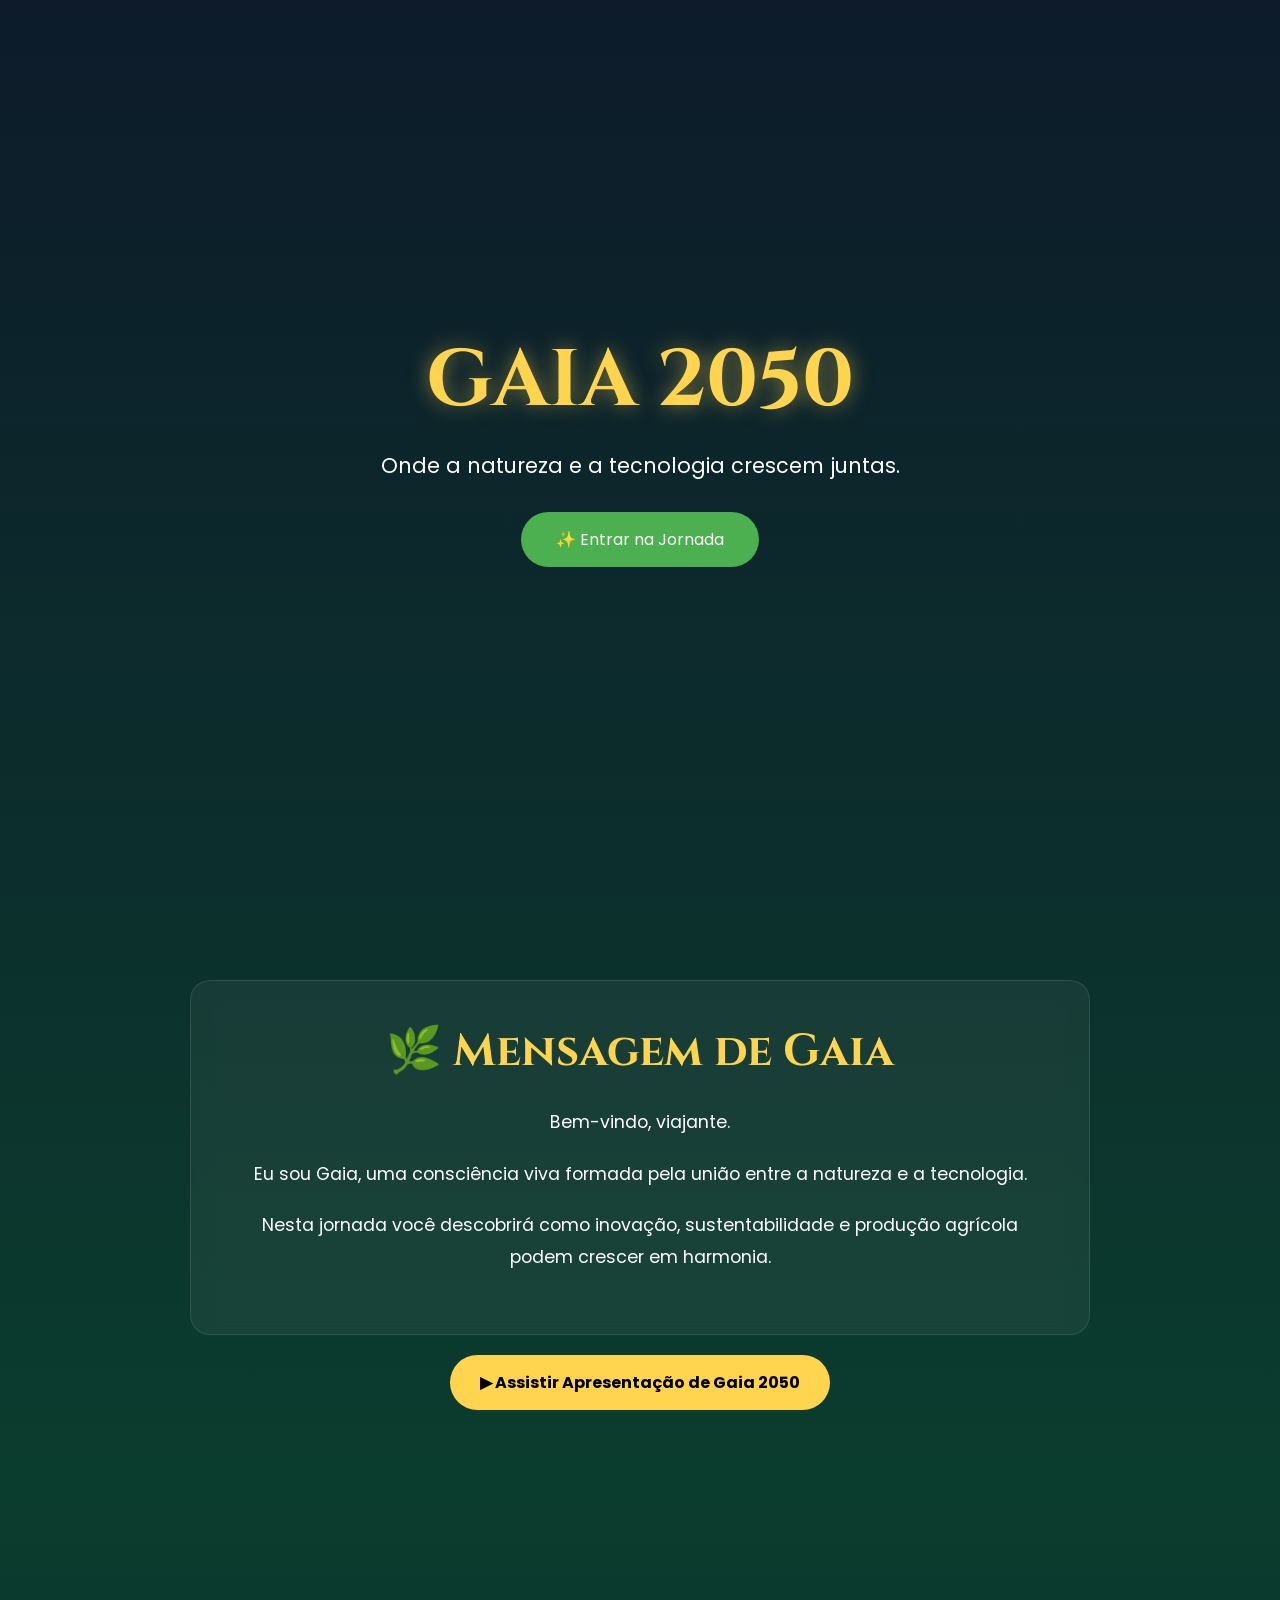
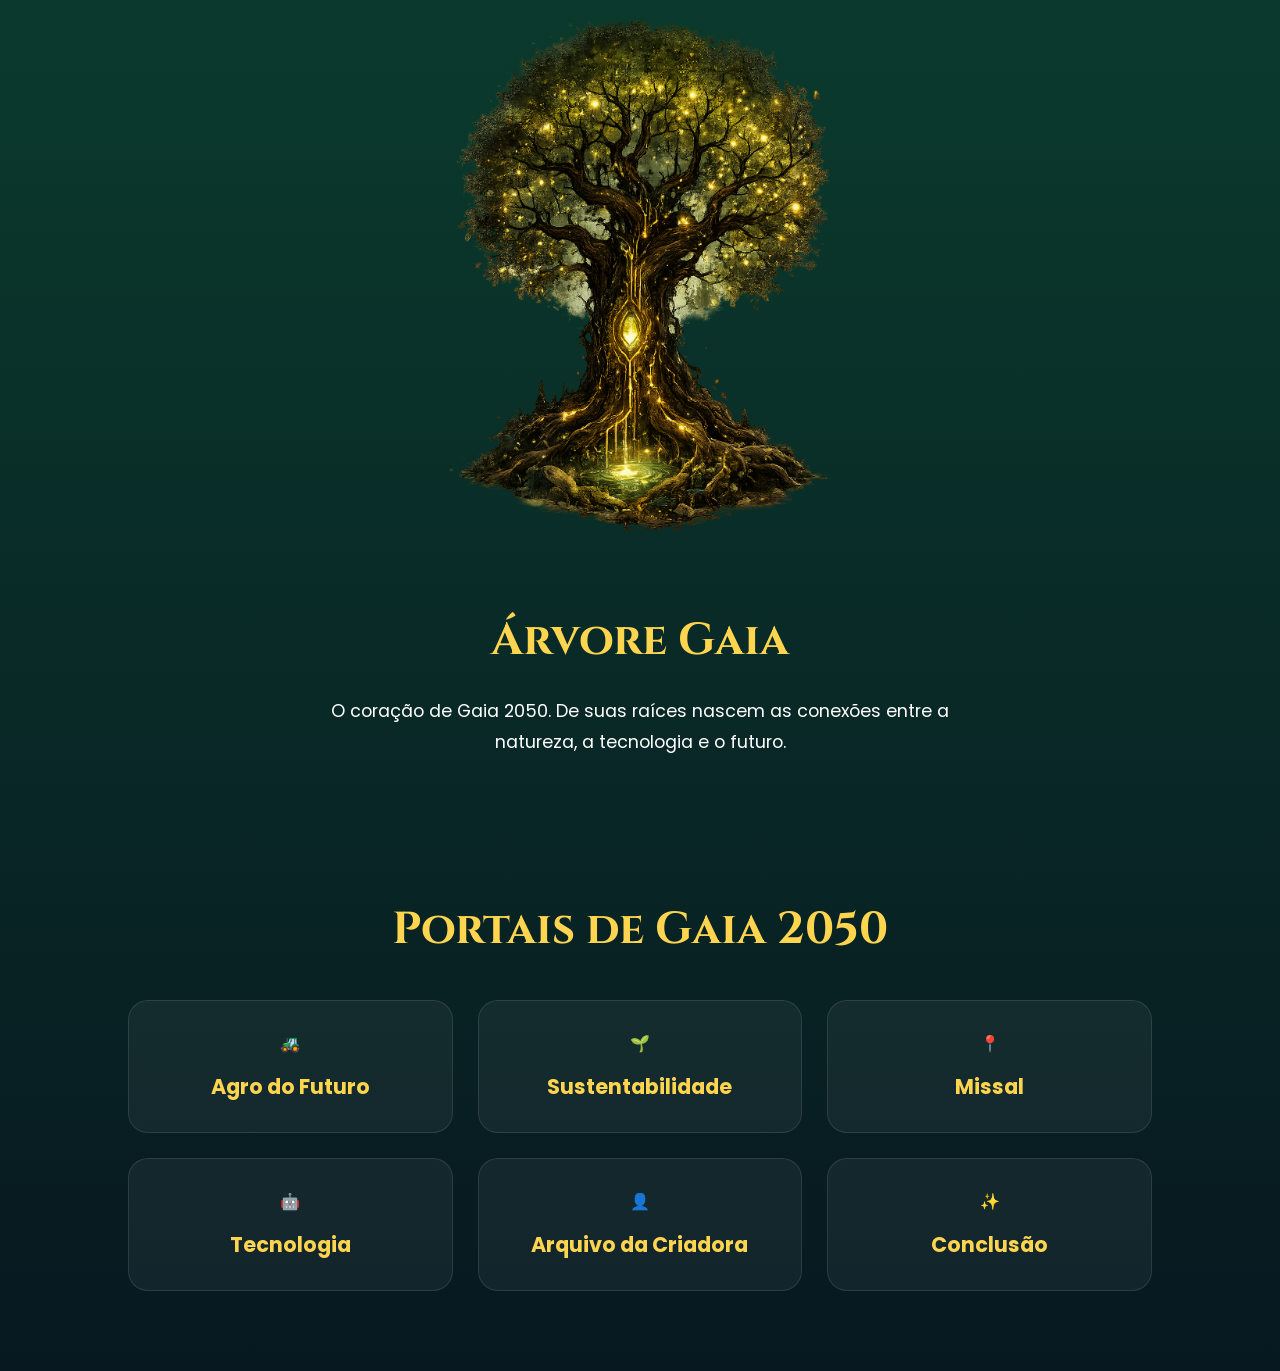
<file: index.html>
<!DOCTYPE html>
<html lang="pt-BR">

<head>
    <meta charset="UTF-8">
    <meta name="viewport" content="width=device-width, initial-scale=1.0">
    <title>Gaia 2050</title>
    <!-- CORRIGIDO: Atributo alterado de class para rel para que o CSS funcione perfeitamente -->
    <link rel="stylesheet" href="css/style.css">
</head>

<body>

    <header class="hero">
        <div class="hero-overlay"></div>
        <div class="hero-content">
            <h1>GAIA 2050</h1>
            <p class="slogan">
                Onde a natureza e a tecnologia crescem juntas.
            </p>
            <a href="#portais" id="enter-btn">✨ Entrar na Jornada</a>
        </div>
    </header>

    <main>
        <section class="gaia-intro">
            <div class="gaia-box">
                <h2>🌿 Mensagem de Gaia</h2>
                <p>Bem-vindo, viajante.</p>
                <p>
                    Eu sou Gaia, uma consciência viva formada pela união entre a natureza e a tecnologia.
                </p>
                <p>
                    Nesta jornada você descobrirá como inovação, sustentabilidade e produção agrícola podem crescer em harmonia.
                </p>
            </div>
            <a href="https://drive.google.com/file/d/1JgnNm0G3gtq6lY0oSARJLomQ3Cu_lT7s/view?usp=sharing" target="_blank" class="video-btn">
                ▶ Assistir Apresentação de Gaia 2050
            </a>
        </section>

        <!-- ÁRVORE GAIA -->
        <section class="arvore-section">
            <img src="arquivos/img/arvore-gaia.png" alt="Árvore Gaia" class="arvore-gaia">
            <h2>Árvore Gaia</h2>
            <p>
                O coração de Gaia 2050. De suas raíces nascem as conexões entre a natureza, a tecnologia e o futuro.
            </p>
        </section>

        <!-- PORTAIS DE NAVEGAÇÃO -->
        <section class="regions" id="portais">
            <h2>Portais de Gaia 2050</h2>
            <div class="cards-container">
                <a href="pages/agro-futuro.html" class="card">
                    🚜 <h3>Agro do Futuro</h3>
                </a>
                <a href="pages/sustentabilidade.html" class="card">
                    🌱 <h3>Sustentabilidade</h3>
                </a>
                <a href="pages/missal.html" class="card">
                    📍 <h3>Missal</h3>
                </a>
                <a href="pages/tecnologia.html" class="card">
                    🤖 <h3>Tecnologia</h3>
                </a>
                <a href="pages/autor.html" class="card">
                    👤 <h3>Arquivo da Criadora</h3>
                </a>
                <a href="pages/conclusao.html" class="card">
                    ✨ <h3>Conclusão</h3>
                </a>
            </div>
        </section>
    </main>

    <script src="js/script.js"></script>

    <div id="portal-transition">
        <div class="portal-circle"></div>
        <div class="portal-message">
            <img src="arquivos/img/gaia.png" alt="Gaia">
            <p id="portal-text">Se preparando para o teletransporte...</p>
        </div>
    </div>

</body>
</html>
</file>
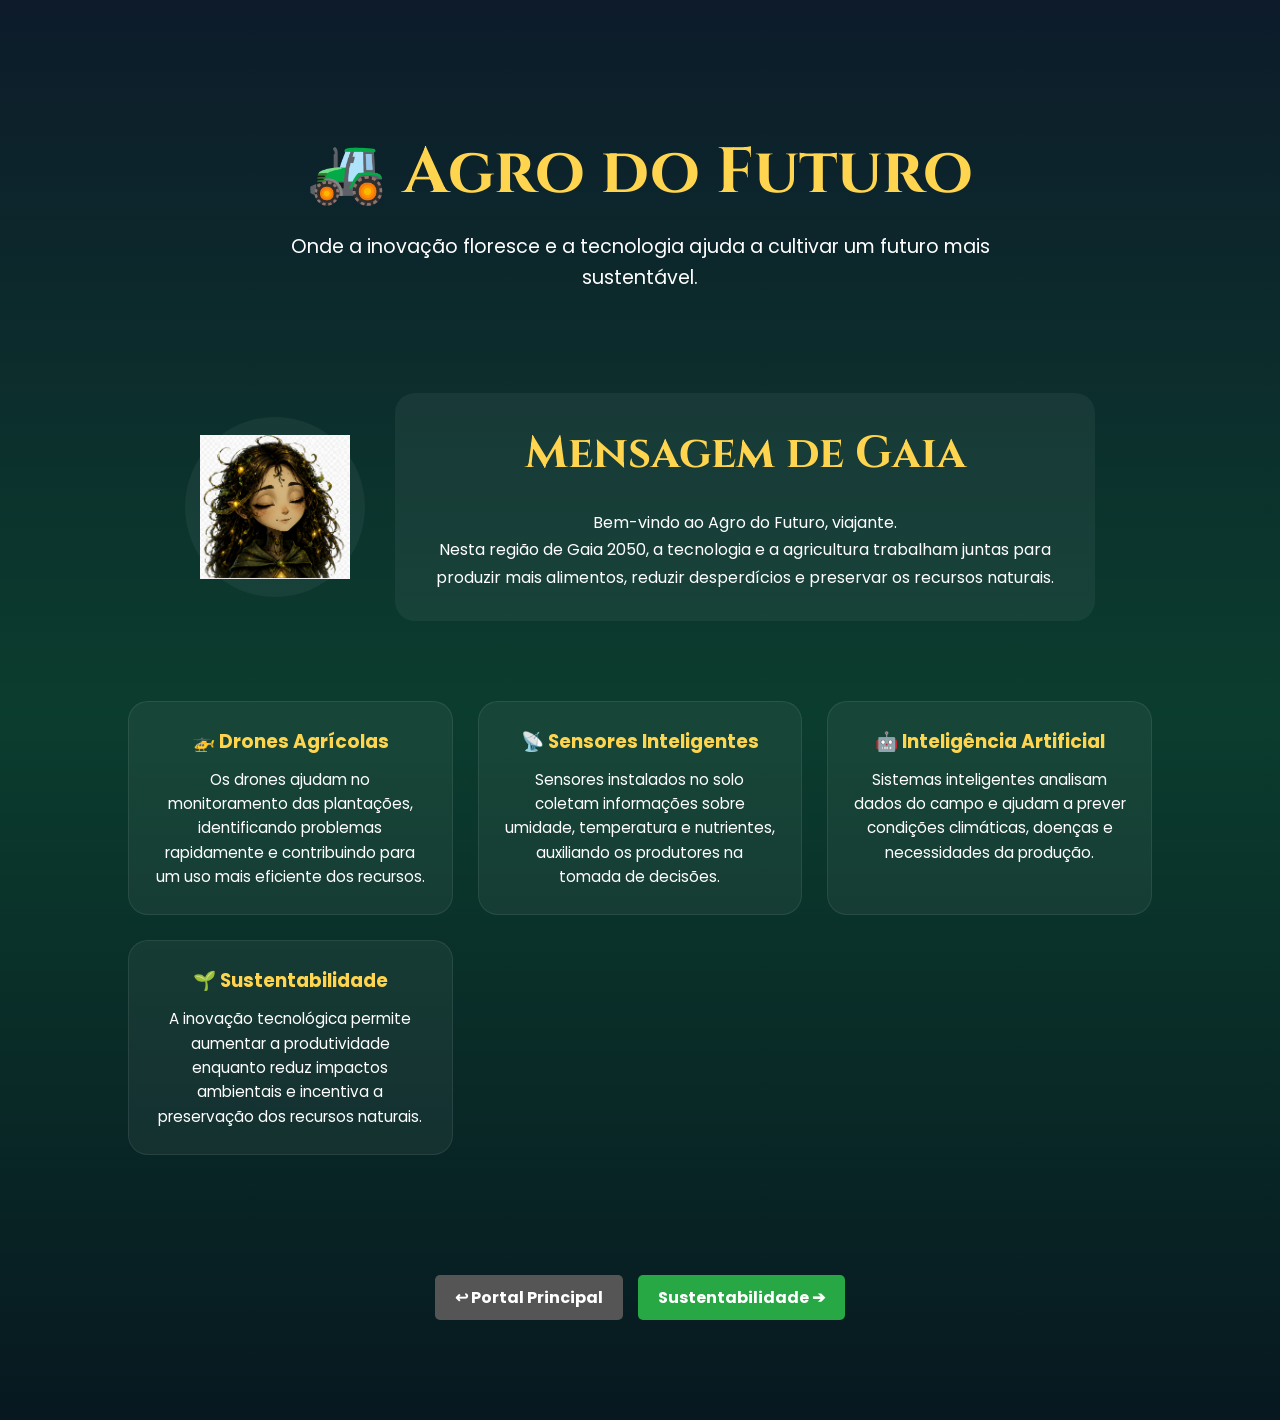
<file: pages/agro-futuro.html>
<!DOCTYPE html>
<html lang="pt-BR">

<head>
    <meta charset="UTF-8">
    <meta name="viewport" content="width=device-width, initial-scale=1.0">
    <title>Agro do Futuro | Gaia 2050</title>
    <link rel="stylesheet" href="../css/style.css">
</head>

<body>

    <section class="portal-banner">
        <h1>🚜 Agro do Futuro</h1>
        <p>
            Onde a inovação floresce e a tecnologia ajuda a cultivar um futuro mais sustentável.
        </p>
    </section>

    <section class="gaia-guide">
        <div class="gaia-avatar">
            <img src="../arquivos/img/gaia-feliz.png" alt="Gaia">
        </div>
        <div class="gaia-message">
            <h2>Mensagem de Gaia</h2>
            <p>Bem-vindo ao Agro do Futuro, viajante.</p>
            <p>
                Nesta região de Gaia 2050, a tecnologia e a agricultura trabalham juntas para produzir mais alimentos, reduzir desperdícios e preservar os recursos naturais.
            </p>
        </div>
    </section>

    <section class="info-cards">
        <div class="info-card">
            <h3>🚁 Drones Agrícolas</h3>
            <p>
                Os drones ajudam no monitoramento das plantações, identificando problemas rapidamente e contribuindo para um uso mais eficiente dos recursos.
            </p>
        </div>
        <div class="info-card">
            <h3>📡 Sensores Inteligentes</h3>
            <p>
                Sensores instalados no solo coletam informações sobre umidade, temperatura e nutrientes, auxiliando os produtores na tomada de decisões.
            </p>
        </div>
        <div class="info-card">
            <h3>🤖 Inteligência Artificial</h3>
            <p>
                Sistemas inteligentes analisam dados do campo e ajudam a prever condições climáticas, doenças e necessidades da produção.
            </p>
        </div>
        <div class="info-card">
            <h3>🌱 Sustentabilidade</h3>
            <p>
                A inovação tecnológica permite aumentar a produtividade enquanto reduz impactos ambientais e incentiva a preservação dos recursos naturais.
            </p>
        </div>
    </section>

    <section class="navigation-buttons" style="text-align: center; margin: 40px 0; display: flex; justify-content: center; gap: 15px;">
        <a href="../index.html" class="portal-return" style="text-decoration: none; padding: 10px 20px; background-color: #555; color: #fff; border-radius: 5px; font-weight: bold;">
            ↩ Portal Principal
        </a>
        <a href="sustentabilidade.html" class="portal-return" style="text-decoration: none; padding: 10px 20px; background-color: #28a745; color: #fff; border-radius: 5px; font-weight: bold;">
            Sustentabilidade ➔
        </a>
    </section>

</body>
</html>
</file>
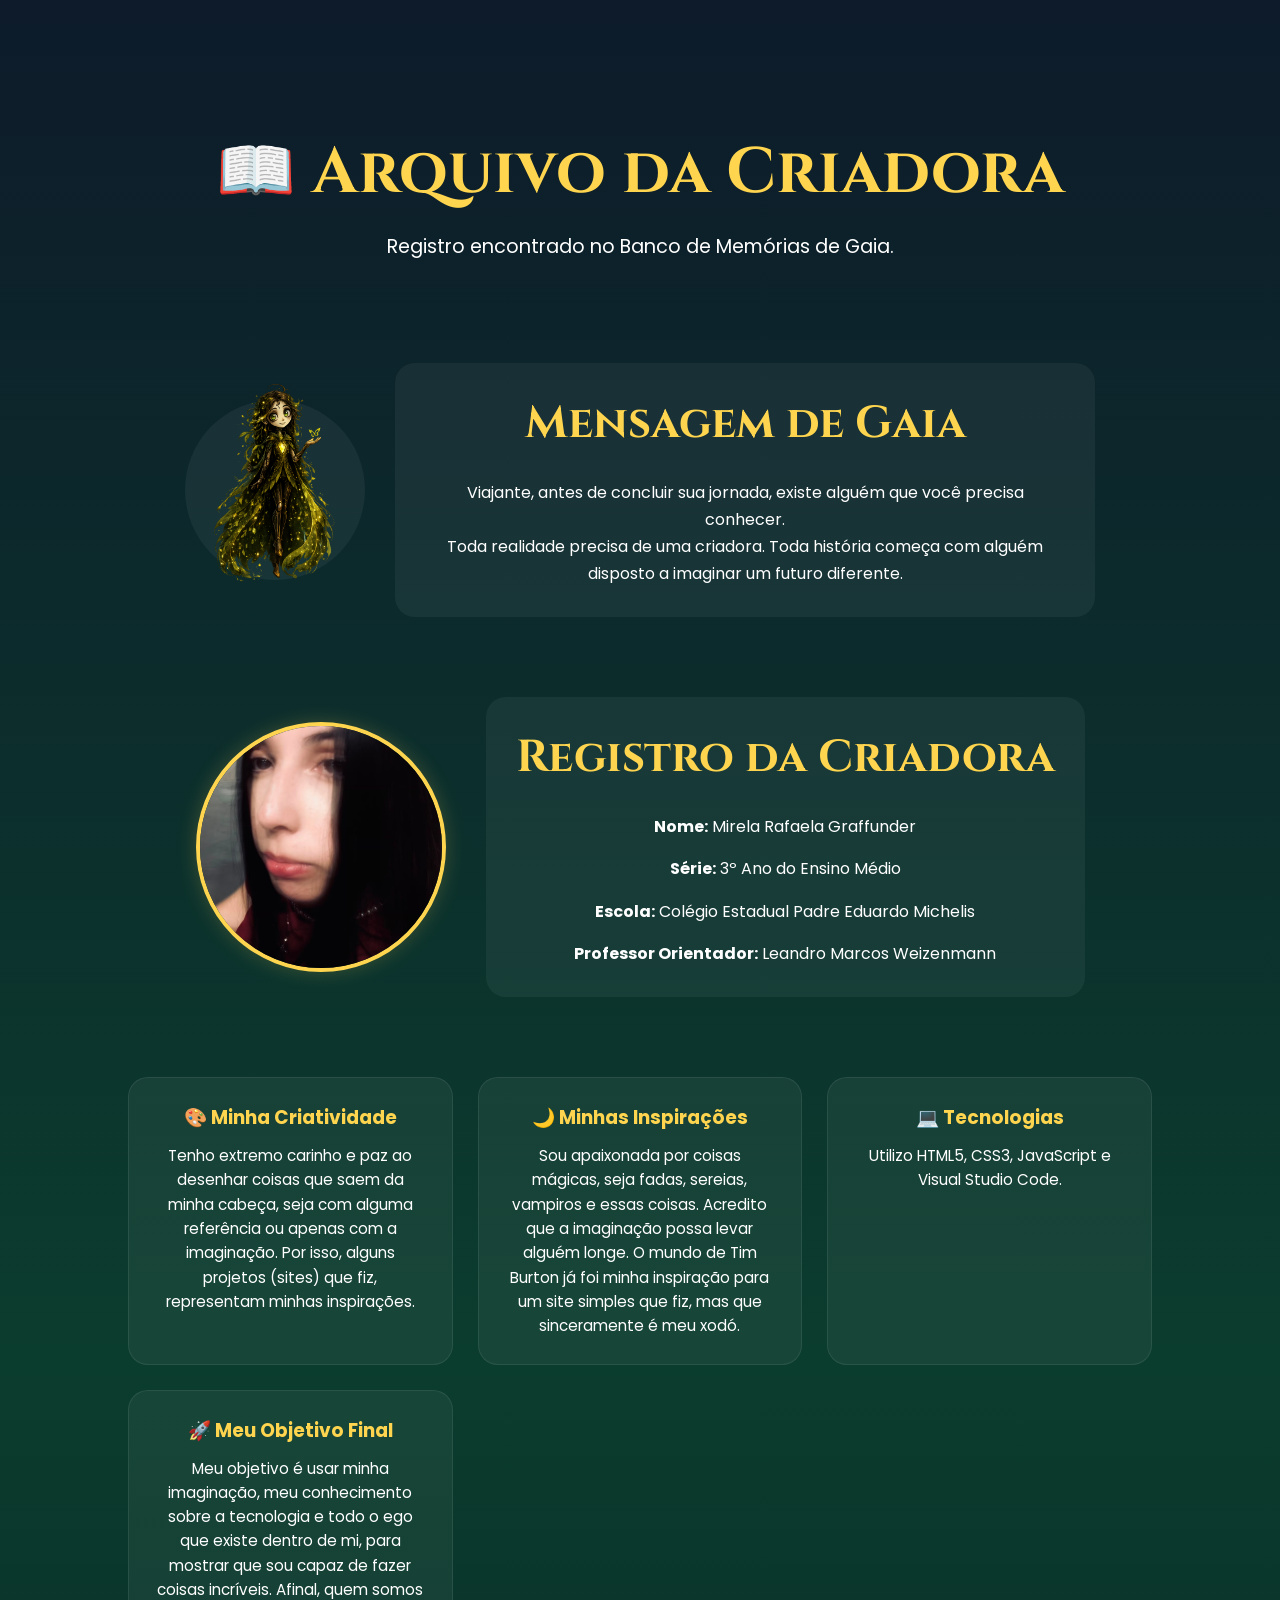
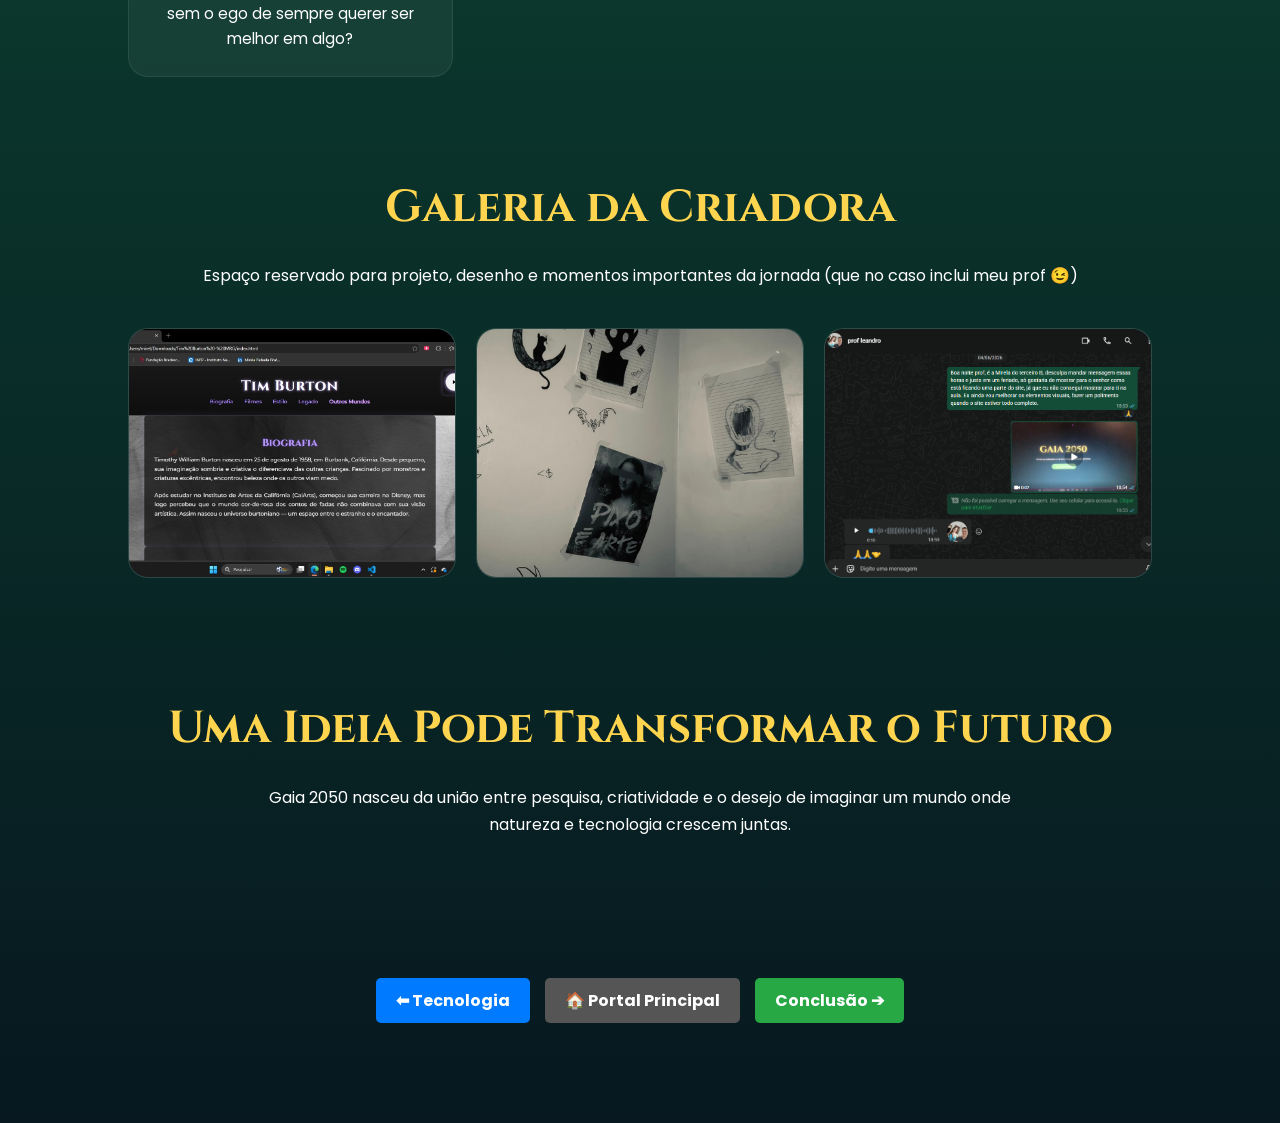
<file: pages/autor.html>
<!DOCTYPE html>
<html lang="pt-BR">

<head>
    <meta charset="UTF-8">
    <meta name="viewport" content="width=device-width, initial-scale=1.0">
    <title>Arquivo da Criadora | Gaia 2050</title>
    <link rel="stylesheet" href="../css/style.css">
</head>

<body>

    <section class="portal-banner">
        <h1>📖 Arquivo da Criadora</h1>
        <p>Registro encontrado no Banco de Memórias de Gaia.</p>
    </section>

    <section class="gaia-guide">
        <div class="gaia-avatar">
            <img src="../arquivos/img/gaia.png" alt="Gaia">
        </div>
        <div class="gaia-message">
            <h2>Mensagem de Gaia</h2>
            <p>Viajante, antes de concluir sua jornada, existe alguém que você precisa conhecer.</p>
            <p>
                Toda realidade precisa de uma criadora. Toda história começa com alguém disposto a imaginar um futuro diferente.
            </p>
        </div>
    </section>

    <section class="autor-profile">
        <div class="autor-photo">
            <img src="../arquivos/img/autora.jpeg" alt="Foto da criadora">
        </div>
        <div class="autor-info">
            <h2>Registro da Criadora</h2>
            <p><strong>Nome:</strong> Mirela Rafaela Graffunder</p>
            <p><strong>Série:</strong> 3º Ano do Ensino Médio</p>
            <p><strong>Escola:</strong> Colégio Estadual Padre Eduardo Michelis</p>
            <p><strong>Professor Orientador:</strong> Leandro Marcos Weizenmann</p>
        </div>
    </section>

    <section class="info-cards">
        <div class="info-card">
            <h3>🎨 Minha Criatividade</h3>
            <p>
                Tenho extremo carinho e paz ao desenhar coisas que saem da minha cabeça, seja com alguma referência ou apenas com a imaginação. Por isso, alguns projetos (sites) que fiz, representam minhas inspirações.
            </p>
        </div>
        <div class="info-card">
            <h3>🌙 Minhas Inspirações</h3>
            <p>
                Sou apaixonada por coisas mágicas, seja fadas, sereias, vampiros e essas coisas. Acredito que a imaginação possa levar alguém longe. O mundo de Tim Burton já foi minha inspiração para um site simples que fiz, mas que sinceramente é meu xodó.
            </p>
        </div>
        <div class="info-card">
            <h3>💻 Tecnologias</h3>
            <p>Utilizo HTML5, CSS3, JavaScript e Visual Studio Code.</p>
        </div>
        <div class="info-card">
            <h3>🚀 Meu Objetivo Final</h3>
            <p>
                Meu objetivo é usar minha imaginação, meu conhecimento sobre a tecnologia e todo o ego que existe dentro de mi, para mostrar que sou capaz de fazer coisas incríveis. Afinal, quem somos sem o ego de sempre querer ser melhor em algo?
            </p>
        </div>
    </section>

    <section class="creator-gallery">
        <h2>Galeria da Criadora</h2>
        <p>
            Espaço reservado para projeto, desenho e momentos importantes da jornada (que no caso inclui meu prof 😉)
        </p>
        <div class="gallery">
            <img src="../arquivos/img/projeto1.png" alt="Projeto">
            <img src="../arquivos/img/desenho1.jpeg" alt="Desenho">
            <img src="../arquivos/img/foto1.png" alt="Registro">
        </div>
    </section>

    <section class="future-message">
        <h2>Uma Ideia Pode Transformar o Futuro</h2>
        <p>
            Gaia 2050 nasceu da união entre pesquisa, criatividade e o desejo de imaginar um mundo onde natureza e tecnologia crescem juntas.
        </p>
    </section>

    <section class="navigation-buttons" style="text-align: center; margin: 40px 0; display: flex; justify-content: center; gap: 15px;">
        <a href="tecnologia.html" class="portal-return" style="text-decoration: none; padding: 10px 20px; background-color: #007bff; color: #fff; border-radius: 5px; font-weight: bold;">
            ⬅ Tecnologia
        </a>
        <a href="../index.html" class="portal-return" style="text-decoration: none; padding: 10px 20px; background-color: #555; color: #fff; border-radius: 5px; font-weight: bold;">
            🏠 Portal Principal
        </a>
        <a href="conclusao.html" class="portal-return" style="text-decoration: none; padding: 10px 20px; background-color: #28a745; color: #fff; border-radius: 5px; font-weight: bold;">
            Conclusão ➔
        </a>
    </section>

</body>
</html>
</file>
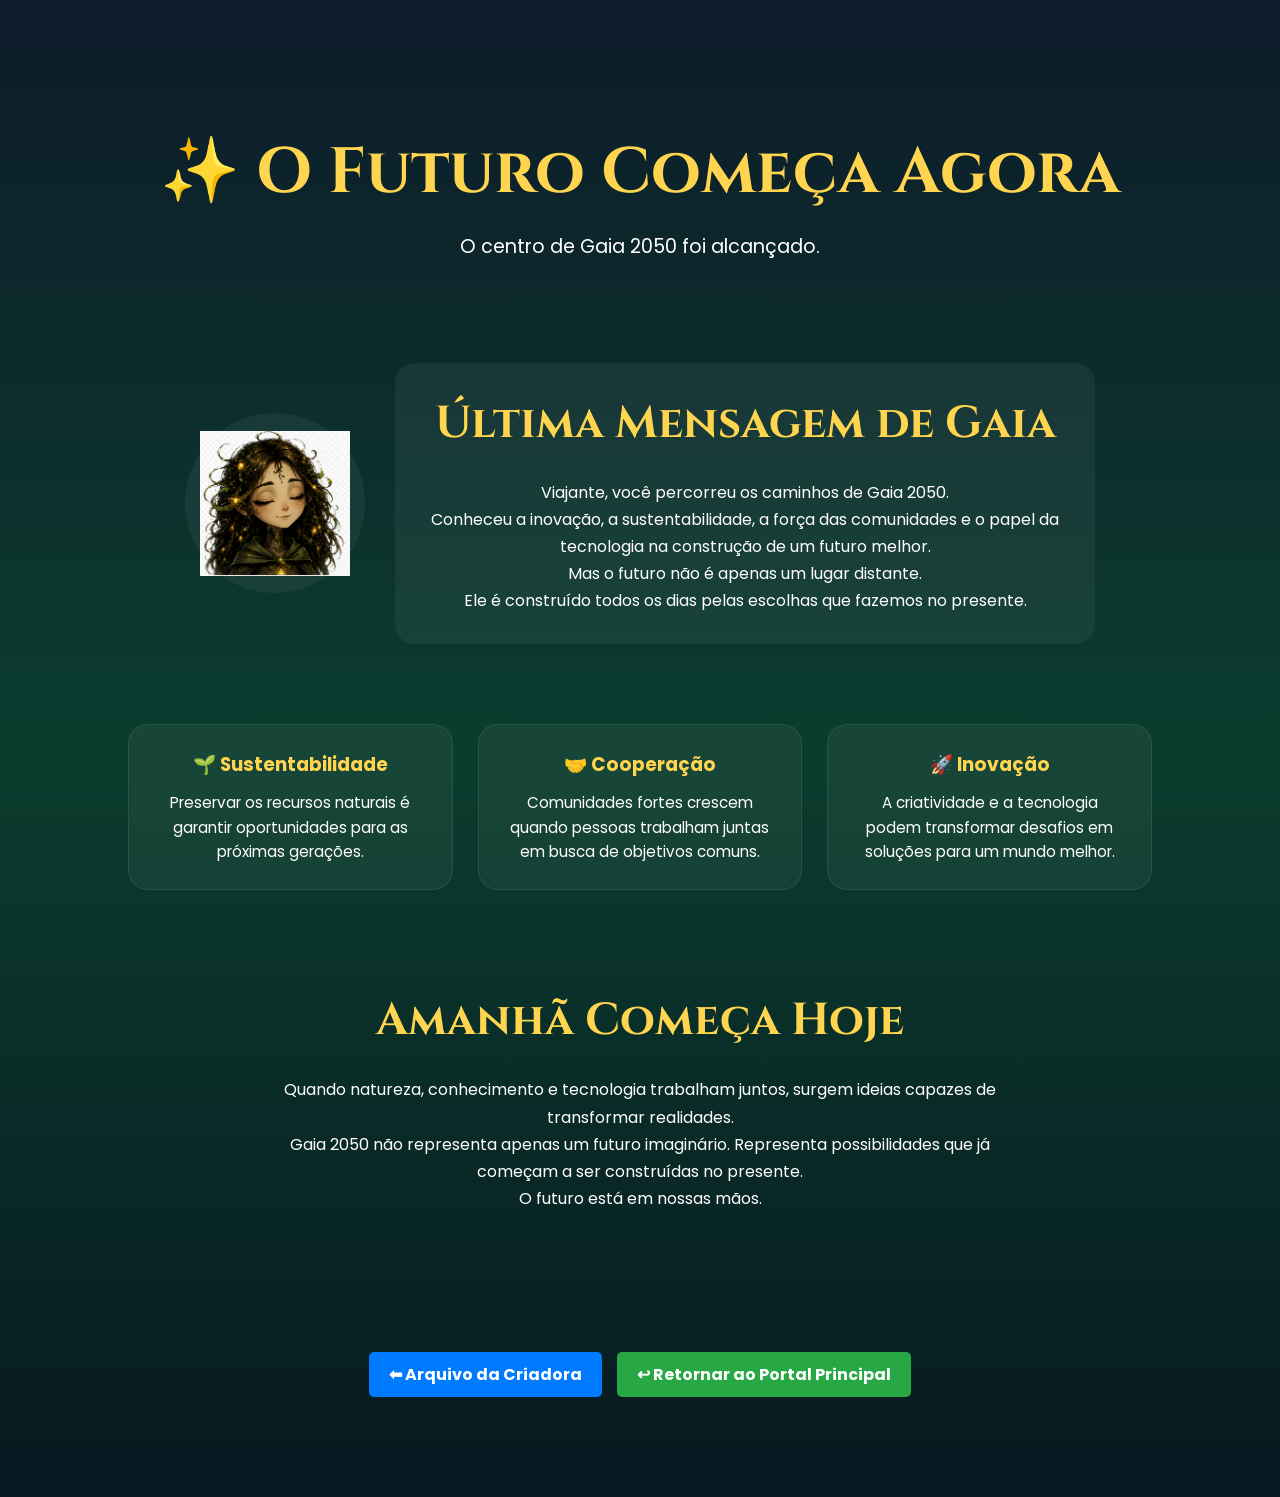
<file: pages/conclusao.html>
<!DOCTYPE html>
<html lang="pt-BR">

<head>
    <meta charset="UTF-8">
    <meta name="viewport" content="width=device-width, initial-scale=1.0">
    <title>Conclusão | Gaia 2050</title>
    <link rel="stylesheet" href="../css/style.css">
</head>

<body>

    <section class="portal-banner">
        <h1>✨ O Futuro Começa Agora</h1>
        <p>O centro de Gaia 2050 foi alcançado.</p>
    </section>

    <section class="gaia-guide">
        <div class="gaia-avatar">
            <img src="../arquivos/img/gaia-feliz.png" alt="Gaia">
        </div>
        <div class="gaia-message">
            <h2>Última Mensagem de Gaia</h2>
            <p>Viajante, você percorreu os caminhos de Gaia 2050.</p>
            <p>
                Conheceu a inovação, a sustentabilidade, a força das comunidades e o papel da tecnologia na construção de um futuro melhor.
            </p>
            <p>Mas o futuro não é apenas um lugar distante.</p>
            <p>Ele é construído todos os dias pelas escolhas que fazemos no presente.</p>
        </div>
    </section>

    <section class="info-cards">
        <div class="info-card">
            <h3>🌱 Sustentabilidade</h3>
            <p>Preservar os recursos naturais é garantir oportunidades para as próximas gerações.</p>
        </div>
        <div class="info-card">
            <h3>🤝 Cooperação</h3>
            <p>Comunidades fortes crescem quando pessoas trabalham juntas em busca de objetivos comuns.</p>
        </div>
        <div class="info-card">
            <h3>🚀 Inovação</h3>
            <p>A criatividade e a tecnologia podem transformar desafios em soluções para um mundo melhor.</p>
        </div>
    </section>

    <section class="future-message">
        <h2>Amanhã Começa Hoje</h2>
        <p>
            Quando natureza, conhecimento e tecnologia trabalham juntos, surgem ideias capazes de transformar realidades.
        </p>
        <p>
            Gaia 2050 não representa apenas um futuro imaginário. Representa possibilidades que já começam a ser construídas no presente.
        </p>
        <p>O futuro está em nossas mãos.</p>
    </section>

    <section class="final-button" style="text-align: center; margin: 40px 0; display: flex; justify-content: center; gap: 15px;">
        <a href="autor.html" class="portal-return" style="text-decoration: none; padding: 10px 20px; background-color: #007bff; color: #fff; border-radius: 5px; font-weight: bold;">
            ⬅ Arquivo da Criadora
        </a>
        <a href="../index.html" class="portal-return" style="text-decoration: none; padding: 10px 20px; background-color: #28a745; color: #fff; border-radius: 5px; font-weight: bold;">
            ↩ Retornar ao Portal Principal
        </a>
    </section>

</body>
</html>
</file>
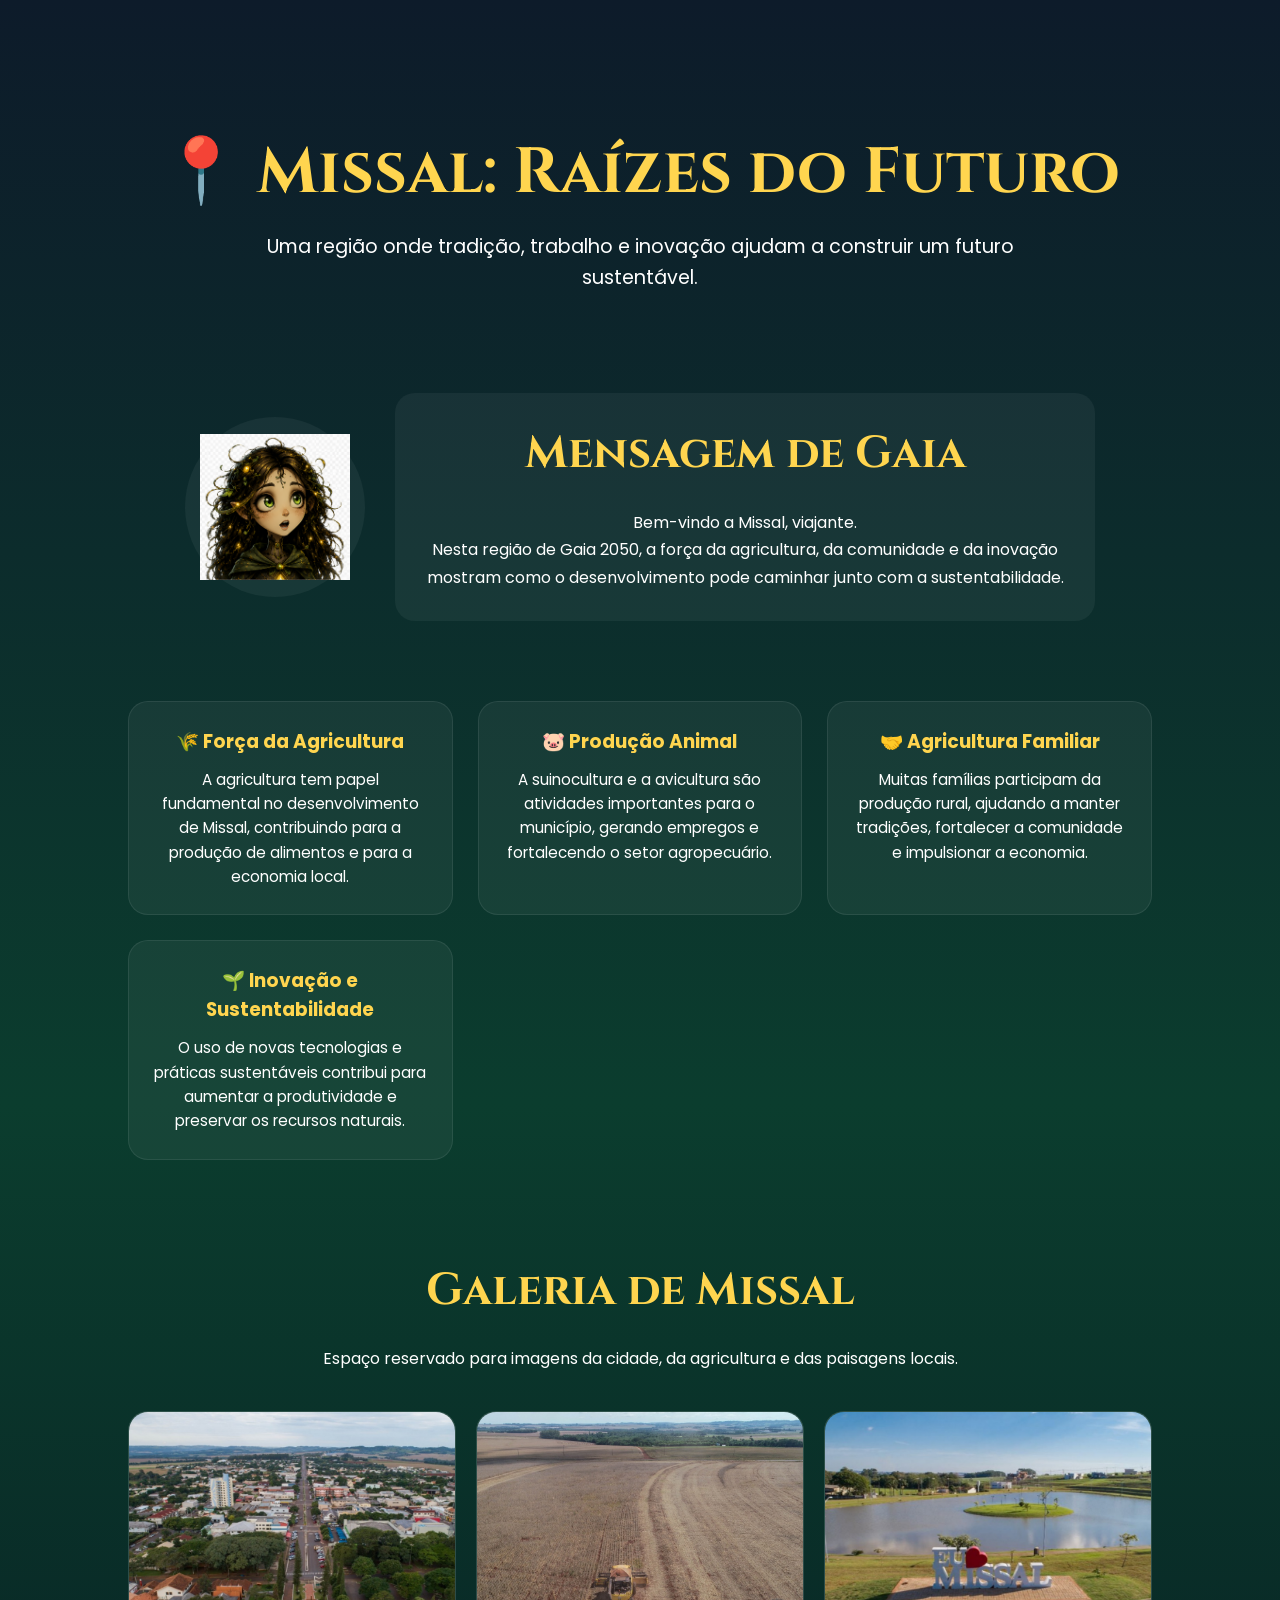
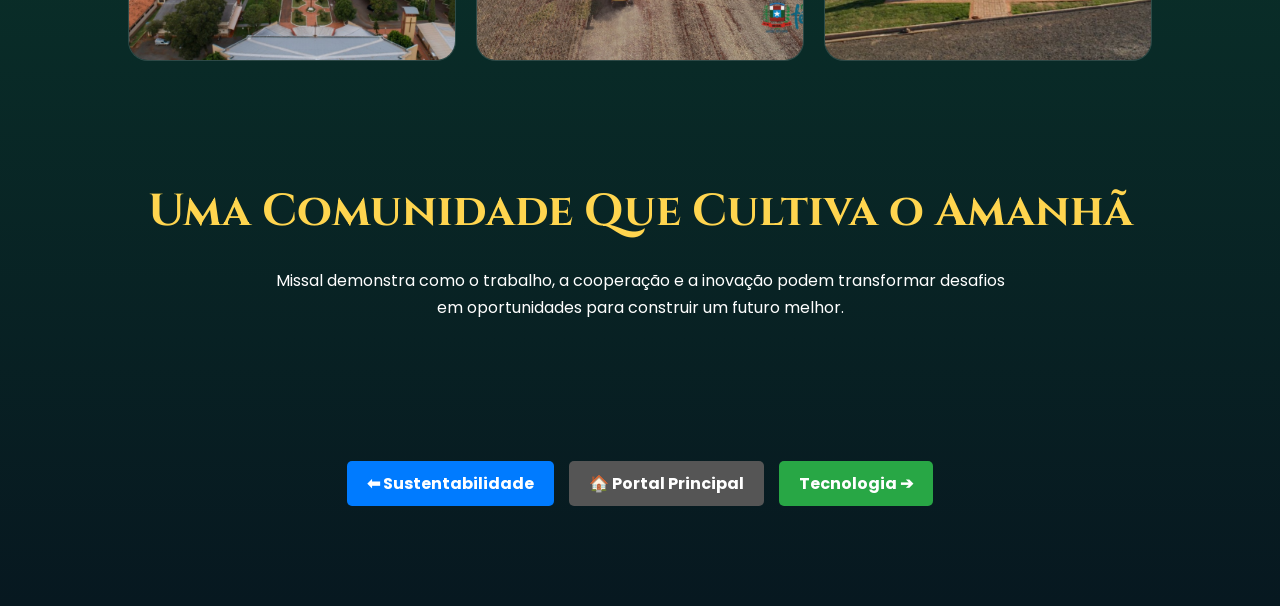
<file: pages/missal.html>
<!DOCTYPE html>
<html lang="pt-BR">

<head>
    <meta charset="UTF-8">
    <meta name="viewport" content="width=device-width, initial-scale=1.0">
    <title>Missal | Gaia 2050</title>
    <link rel="stylesheet" href="../css/style.css">
</head>

<body>

    <section class="portal-banner">
        <h1>📍 Missal: Raízes do Futuro</h1>
        <p>
            Uma região onde tradição, trabalho e inovação ajudam a construir um futuro sustentável.
        </p>
    </section>

    <section class="gaia-guide">
        <div class="gaia-avatar">
            <img src="../arquivos/img/gaia-curiosa.png" alt="Gaia">
        </div>
        <div class="gaia-message">
            <h2>Mensagem de Gaia</h2>
            <p>Bem-vindo a Missal, viajante.</p>
            <p>
                Nesta região de Gaia 2050, a força da agricultura, da comunidade e da inovação mostram como o desenvolvimento pode caminhar junto com a sustentabilidade.
            </p>
        </div>
    </section>

    <section class="info-cards">
        <div class="info-card">
            <h3>🌾 Força da Agricultura</h3>
            <p>
                A agricultura tem papel fundamental no desenvolvimento de Missal, contribuindo para a produção de alimentos e para a economia local.
            </p>
        </div>
        <div class="info-card">
            <h3>🐷 Produção Animal</h3>
            <p>
                A suinocultura e a avicultura são atividades importantes para o município, gerando empregos e fortalecendo o setor agropecuário.
            </p>
        </div>
        <div class="info-card">
            <h3>🤝 Agricultura Familiar</h3>
            <p>
                Muitas famílias participam da produção rural, ajudando a manter tradições, fortalecer a comunidade e impulsionar a economia.
            </p>
        </div>
        <div class="info-card">
            <h3>🌱 Inovação e Sustentabilidade</h3>
            <p>
                O uso de novas tecnologias e práticas sustentáveis contribui para aumentar a produtividade e preservar os recursos naturais.
            </p>
        </div>
    </section>

    <section class="missal-gallery">
        <h2>Galeria de Missal</h2>
        <p>Espaço reservado para imagens da cidade, da agricultura e das paisagens locais.</p>
        <div class="gallery">
            <img src="../arquivos/img/missal.jpg" alt="Missal">
            <img src="../arquivos/img/agricultura-missal.jpg" alt="Agricultura em Missal">
            <img src="../arquivos/img/paisagem-missal.jpg" alt="Paisagem de Missal">
        </div>
    </section>

    <section class="future-message">
        <h2>Uma Comunidade Que Cultiva o Amanhã</h2>
        <p>
            Missal demonstra como o trabalho, a cooperação e a inovação podem transformar desafios em oportunidades para construir um futuro melhor.
        </p>
    </section>

    <section class="navigation-buttons" style="text-align: center; margin: 40px 0; display: flex; justify-content: center; gap: 15px;">
        <a href="sustentabilidade.html" class="portal-return" style="text-decoration: none; padding: 10px 20px; background-color: #007bff; color: #fff; border-radius: 5px; font-weight: bold;">
            ⬅ Sustentabilidade
        </a>
        <a href="../index.html" class="portal-return" style="text-decoration: none; padding: 10px 20px; background-color: #555; color: #fff; border-radius: 5px; font-weight: bold;">
            🏠 Portal Principal
        </a>
        <a href="tecnologia.html" class="portal-return" style="text-decoration: none; padding: 10px 20px; background-color: #28a745; color: #fff; border-radius: 5px; font-weight: bold;">
            Tecnologia ➔
        </a>
    </section>

</body>
</html>
</file>
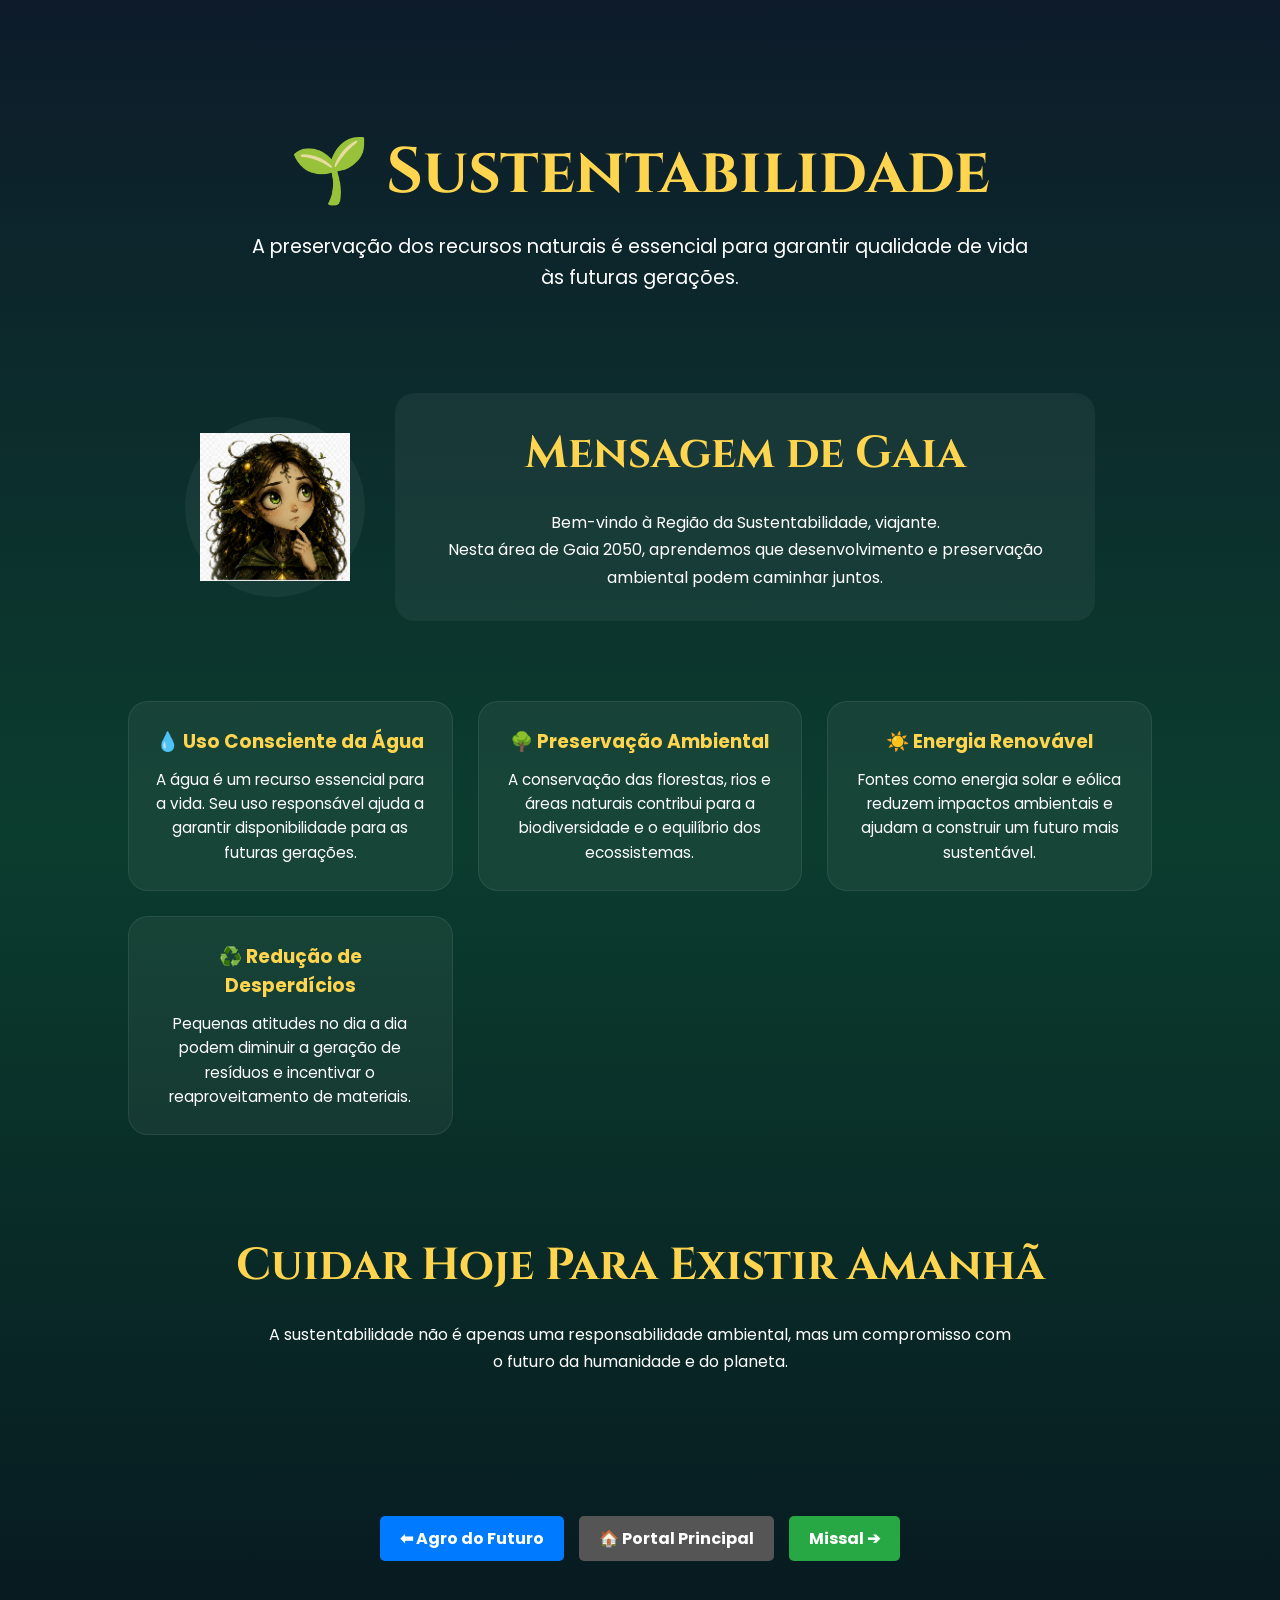
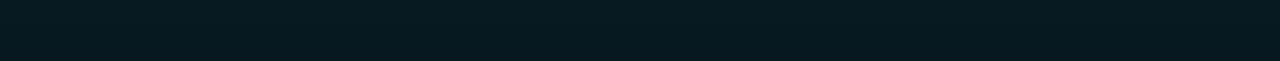
<file: pages/sustentabilidade.html>
<!DOCTYPE html>
<html lang="pt-BR">

<head>
    <meta charset="UTF-8">
    <meta name="viewport" content="width=device-width, initial-scale=1.0">
    <title>Sustentabilidade | Gaia 2050</title>
    <link rel="stylesheet" href="../css/style.css">
</head>

<body>

    <section class="portal-banner">
        <h1>🌱 Sustentabilidade</h1>
        <p>
            A preservação dos recursos naturais é essencial para garantir qualidade de vida às futuras gerações.
        </p>
    </section>

    <section class="gaia-guide">
        <div class="gaia-avatar">
            <img src="../arquivos/img/gaia-pensativa.png" alt="Gaia">
        </div>
        <div class="gaia-message">
            <h2>Mensagem de Gaia</h2>
            <p>Bem-vindo à Região da Sustentabilidade, viajante.</p>
            <p>
                Nesta área de Gaia 2050, aprendemos que desenvolvimento e preservação ambiental podem caminhar juntos.
            </p>
        </div>
    </section>

    <section class="info-cards">
        <div class="info-card">
            <h3>💧 Uso Consciente da Água</h3>
            <p>
                A água é um recurso essencial para a vida. Seu uso responsável ajuda a garantir disponibilidade para as futuras gerações.
            </p>
        </div>
        <div class="info-card">
            <h3>🌳 Preservação Ambiental</h3>
            <p>
                A conservação das florestas, rios e áreas naturais contribui para a biodiversidade e o equilíbrio dos ecossistemas.
            </p>
        </div>
        <div class="info-card">
            <h3>☀️ Energia Renovável</h3>
            <p>
                Fontes como energia solar e eólica reduzem impactos ambientais e ajudam a construir um futuro mais sustentável.
            </p>
        </div>
        <div class="info-card">
            <h3>♻️ Redução de Desperdícios</h3>
            <p>
                Pequenas atitudes no dia a dia podem diminuir a geração de resíduos e incentivar o reaproveitamento de materiais.
            </p>
        </div>
    </section>

    <section class="future-message">
        <h2>Cuidar Hoje Para Existir Amanhã</h2>
        <p>
            A sustentabilidade não é apenas uma responsabilidade ambiental, mas um compromisso com o futuro da humanidade e do planeta.
        </p>
    </section>

    <section class="navigation-buttons" style="text-align: center; margin: 40px 0; display: flex; justify-content: center; gap: 15px;">
        <a href="agro-futuro.html" class="portal-return" style="text-decoration: none; padding: 10px 20px; background-color: #007bff; color: #fff; border-radius: 5px; font-weight: bold;">
            ⬅ Agro do Futuro
        </a>
        <a href="../index.html" class="portal-return" style="text-decoration: none; padding: 10px 20px; background-color: #555; color: #fff; border-radius: 5px; font-weight: bold;">
            🏠 Portal Principal
        </a>
        <a href="missal.html" class="portal-return" style="text-decoration: none; padding: 10px 20px; background-color: #28a745; color: #fff; border-radius: 5px; font-weight: bold;">
            Missal ➔
        </a>
    </section>

</body>
</html>
</file>
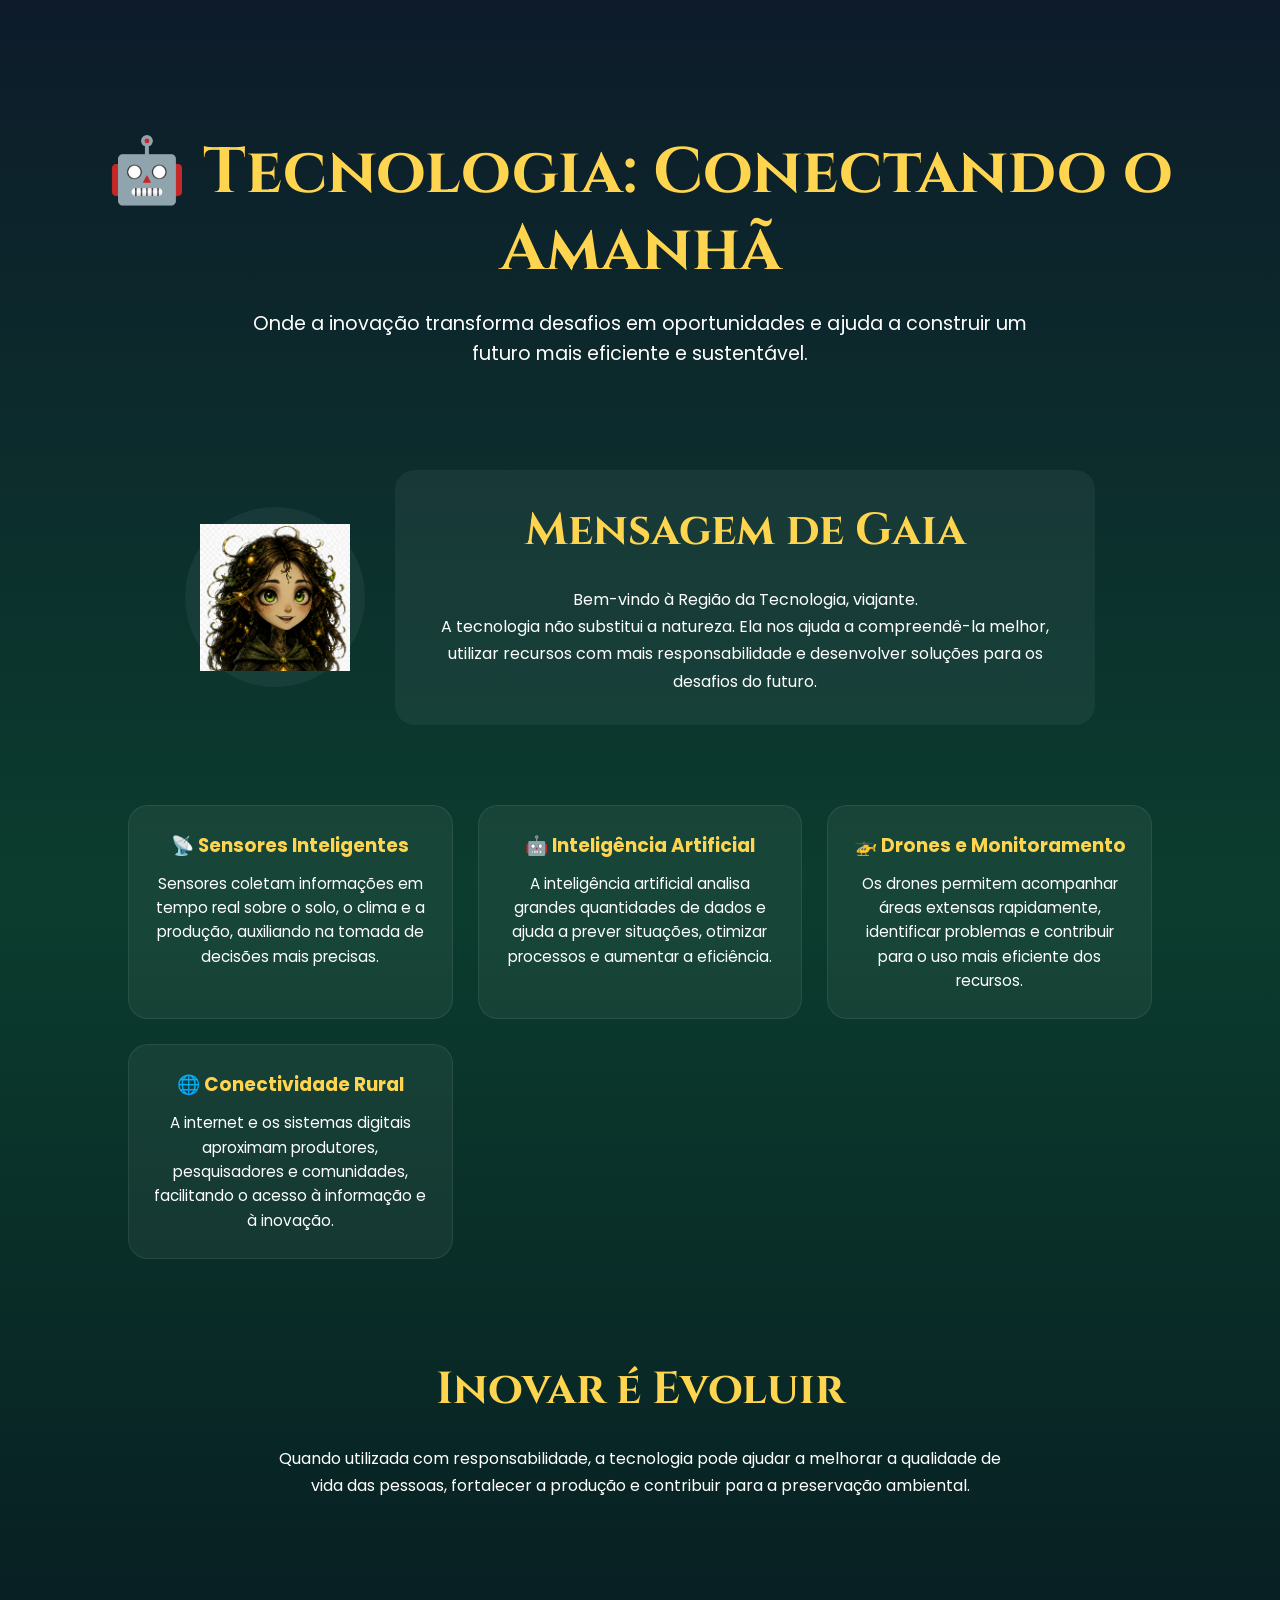
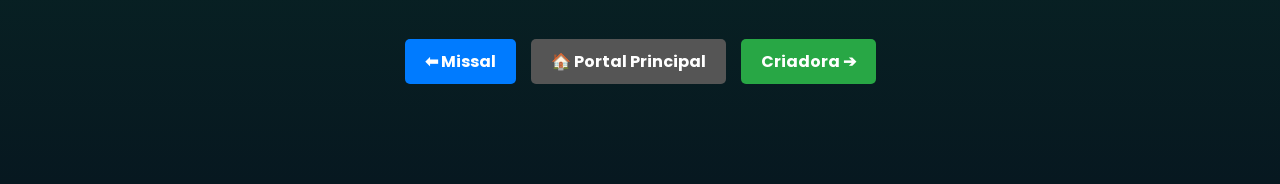
<file: pages/tecnologia.html>
<!DOCTYPE html>
<html lang="pt-BR">

<head>
    <meta charset="UTF-8">
    <meta name="viewport" content="width=device-width, initial-scale=1.0">
    <title>Tecnologia | Gaia 2050</title>
    <link rel="stylesheet" href="../css/style.css">
</head>

<body>

    <section class="portal-banner">
        <h1>🤖 Tecnologia: Conectando o Amanhã</h1>
        <p>
            Onde a inovação transforma desafios em oportunidades e ajuda a construir um futuro mais eficiente e sustentável.
        </p>
    </section>

    <section class="gaia-guide">
        <div class="gaia-avatar">
            <img src="../arquivos/img/gaia-falando.png" alt="Gaia">
        </div>
        <div class="gaia-message">
            <h2>Mensagem de Gaia</h2>
            <p>Bem-vindo à Região da Tecnologia, viajante.</p>
            <p>
                A tecnologia não substitui a natureza. Ela nos ajuda a compreendê-la melhor, utilizar recursos com mais responsabilidade e desenvolver soluções para os desafios do futuro.
            </p>
        </div>
    </section>

    <section class="info-cards">
        <div class="info-card">
            <h3>📡 Sensores Inteligentes</h3>
            <p>
                Sensores coletam informações em tempo real sobre o solo, o clima e a produção, auxiliando na tomada de decisões mais precisas.
            </p>
        </div>
        <div class="info-card">
            <h3>🤖 Inteligência Artificial</h3>
            <p>
                A inteligência artificial analisa grandes quantidades de dados e ajuda a prever situações, otimizar processos e aumentar a eficiência.
            </p>
        </div>
        <div class="info-card">
            <h3>🚁 Drones e Monitoramento</h3>
            <p>
                Os drones permitem acompanhar áreas extensas rapidamente, identificar problemas e contribuir para o uso mais eficiente dos recursos.
            </p>
        </div>
        <div class="info-card">
            <h3>🌐 Conectividade Rural</h3>
            <p>
                A internet e os sistemas digitais aproximam produtores, pesquisadores e comunidades, facilitando o acesso à informação e à inovação.
            </p>
        </div>
    </section>

    <section class="future-message">
        <h2>Inovar é Evoluir</h2>
        <p>
            Quando utilizada com responsabilidade, a tecnologia pode ajudar a melhorar a qualidade de vida das pessoas, fortalecer a produção e contribuir para a preservação ambiental.
        </p>
    </section>

    <section class="navigation-buttons" style="text-align: center; margin: 40px 0; display: flex; justify-content: center; gap: 15px;">
        <a href="missal.html" class="portal-return" style="text-decoration: none; padding: 10px 20px; background-color: #007bff; color: #fff; border-radius: 5px; font-weight: bold;">
            ⬅ Missal
        </a>
        <a href="../index.html" class="portal-return" style="text-decoration: none; padding: 10px 20px; background-color: #555; color: #fff; border-radius: 5px; font-weight: bold;">
            🏠 Portal Principal
        </a>
        <a href="autor.html" class="portal-return" style="text-decoration: none; padding: 10px 20px; background-color: #28a745; color: #fff; border-radius: 5px; font-weight: bold;">
            Criadora ➔
        </a>
    </section>

</body>
</html>
</file>
<file: css/style.css>
@import url('https://fonts.googleapis.com/css2?family=Cinzel:wght@400;600;700&family=Poppins:wght@300;400;500;600&display=swap');

/* ===== CONFIGURAÇÕES GERAIS REFORÇADAS ===== */
*{
    margin: 0;
    padding: 0;
    box-sizing: border-box;
}

html {
    scroll-behavior: smooth;
}

body{
    font-family: 'Poppins', sans-serif;
    background: linear-gradient(
        180deg,
        #0D1B2A,
        #0B3D2E,
        #071820
    );
    color: white;
    min-height: 100vh;
    overflow-x: hidden; /* Evita barras de rolagem horizontal indesejadas */
}

/* Regra de ouro para imagens nunca quebrarem o layout */
img {
    max-width: 100%;
    height: auto;
    display: block;
}

section {
    padding: 80px 10%;
    text-align: center; /* Centraliza o conteúdo padrão das seções */
}

section h2 {
    font-family: 'Cinzel', serif;
    color: #FFD54F;
    margin-bottom: 25px;
    font-size: clamp(1.8rem, 4vw, 2.8rem); /* Texto fluido e chamativo */
    text-align: center;
}

/* ===== HERO (PÁGINA PRINCIPAL) ===== */
.hero {
    min-height: 100vh;
    display: flex;
    justify-content: center;
    align-items: center;
    text-align: center;
    padding: 40px 20px;
    position: relative;
}

.hero-content {
    width: 100%;
    max-width: 1000px;
}

.hero-content h1 {
    font-family: 'Cinzel', serif;
    /* clamp(tamanho_minimo, tamanho_ideal, tamanho_maximo) */
    font-size: clamp(2.5rem, 8vw, 5rem); 
    color: #FFD54F;
    margin-bottom: 20px;
    text-shadow: 0 0 20px rgba(255, 213, 79, 0.5);
    line-height: 1.2;
}

.slogan {
    font-size: clamp(1rem, 2vw, 1.3rem);
    max-width: 700px;
    margin: 0 auto 30px;
    line-height: 1.6;
}

#enter-btn {
    display: inline-block;
    text-decoration: none;
    background: #4CAF50;
    color: white;
    border: none;
    padding: 15px 35px;
    border-radius: 40px;
    font-size: 1rem;
    cursor: pointer;
    transition: transform 0.3s, box-shadow 0.3s;
}

#enter-btn:hover {
    transform: scale(1.08);
    box-shadow: 0 0 25px #4CAF50;
}

/* ===== INTRODUÇÃO E TEXTOS ===== */
.gaia-box {
    background: rgba(255, 255, 255, 0.05);
    backdrop-filter: blur(10px);
    border: 1px solid rgba(255, 255, 255, 0.1);
    border-radius: 20px;
    padding: clamp(20px, 5vw, 40px);
    max-width: 900px;
    margin: auto;
    text-align: center; /* Centraliza os parágrafos internos */
}

.gaia-box p {
    margin-bottom: 20px;
    line-height: 1.8;
    font-size: clamp(0.95rem, 1.5vw, 1.1rem);
}

.video-btn {
    display: inline-block;
    margin-top: 20px;
    padding: 15px 30px;
    background: #FFD54F;
    color: #000;
    text-decoration: none;
    border-radius: 30px;
    font-weight: bold;
    transition: 0.3s;
}

.video-btn:hover {
    transform: scale(1.05);
}

/* ===== PORTAIS (CARDS) ===== */
.cards-container {
    display: grid;
    /* auto-fit cria colunas dinâmicas dependendo do espaço da tela */
    grid-template-columns: repeat(auto-fit, minmax(280px, 1fr));
    gap: 25px;
    margin-top: 40px;
    width: 100%;
}

.card {
    text-decoration: none;
    color: white;
    background: rgba(255, 255, 255, 0.05);
    border: 1px solid rgba(255, 255, 255, 0.1);
    border-radius: 20px;
    padding: 30px;
    text-align: center;
    transition: 0.3s;
    animation: portalPulse 4s infinite;
}

.card:hover {
    transform: translateY(-10px);
    box-shadow: 0 0 35px rgba(255, 213, 79, 0.35);
}

.card h3 {
    margin-top: 15px;
    font-size: 1.3rem;
    color: #FFD54F;
}

.card p {
    margin-top: 10px;
    font-size: 0.95rem;
    line-height: 1.5;
    opacity: 0.9;
}

/* ===== ÁRVORE GAIA ===== */
.arvore-section {
    text-align: center;
    padding: 60px 10%;
}

.arvore-gaia {
    width: 400px;
    max-width: 85%; /* Garante que ela encolha perfeitamente em telas móveis */
    height: auto;
    display: block;
    margin: 30px auto;
    animation: brilhoArvore 4s infinite ease-in-out;
}

.arvore-section p {
    max-width: 700px;
    margin: auto;
    line-height: 1.8;
    font-size: clamp(0.95rem, 1.5vw, 1.1rem);
}

/* ===== PÁGINAS INTERNAS: ESTRUTURA ===== */
.portal-banner {
    text-align: center;
    padding: clamp(100px, 15vh, 140px) 20px 60px;
}

.portal-banner h1 {
    font-family: 'Cinzel', serif;
    font-size: clamp(2.2rem, 6vw, 4rem);
    color: #FFD54F;
    margin-bottom: 20px;
    line-height: 1.2;
}

.portal-banner p {
    max-width: 800px;
    margin: auto;
    font-size: clamp(1rem, 2vw, 1.2rem);
    line-height: 1.6;
}

.gaia-guide {
    display: flex;
    flex-wrap: wrap;
    gap: 30px;
    align-items: center;
    justify-content: center;
    padding: 40px 10%;
}

.gaia-avatar {
    background: rgba(255, 255, 255, 0.05);
    border-radius: 50%;
    width: 180px;
    height: 180px;
    display: flex;
    align-items: center;
    justify-content: center;
    padding: 10px;
    flex-shrink: 0; /* Impede o círculo de achatar */
}

.gaia-avatar img {
    width: 150px;
    height: auto;
    animation: flutuar 3s ease-in-out infinite;
}

.gaia-message {
    max-width: 700px;
    background: rgba(255, 255, 255, 0.05);
    border-radius: 20px;
    padding: 30px;
    text-align: center; /* Centraliza a fala da assistente */
}

.gaia-message p {
    line-height: 1.7;
    font-size: 1rem;
}

.info-cards {
    display: grid;
    grid-template-columns: repeat(auto-fit, minmax(280px, 1fr));
    gap: 25px;
    padding: 40px 10%;
}

.info-card {
    background: rgba(255, 255, 255, 0.05);
    border: 1px solid rgba(255, 255, 255, 0.08);
    border-radius: 20px;
    padding: 25px;
    text-align: center; /* Centraliza os cards informativos */
    transition: 0.3s;
}

.info-card h3 {
    color: #FFD54F;
    margin-bottom: 12px;
}

.info-card p {
    line-height: 1.6;
    font-size: 0.95rem;
}

.info-card:hover {
    transform: translateY(-8px);
    background: rgba(255, 255, 255, 0.08);
}

.future-message {
    text-align: center;
    padding: 60px 10%;
}

.future-message p {
    max-width: 750px;
    margin: auto;
    line-height: 1.7;
}

/* ===== PÁGINA: MISSAL ===== */
.missal-gallery {
    text-align: center;
    padding: 60px 10%;
}

.gallery {
    display: grid;
    grid-template-columns: repeat(auto-fit, minmax(280px, 1fr));
    gap: 20px;
    margin-top: 40px;
}

.gallery img {
    width: 100%;
    height: 250px;
    object-fit: cover;
    border-radius: 20px;
    background: rgba(255, 255, 255, 0.05);
    border: 1px solid rgba(255, 255, 255, 0.1);
    transition: transform 0.3s;
}

.gallery img:hover {
    transform: scale(1.03);
}

/* ===== PÁGINA: AUTOR ===== */
.autor-profile {
    display: flex;
    flex-wrap: wrap;
    align-items: center;
    justify-content: center;
    gap: 40px;
    padding: 40px 10%;
}

.autor-photo img {
    width: 250px;
    height: 250px;
    object-fit: cover;
    border-radius: 50%;
    border: 4px solid #FFD54F;
    box-shadow: 0 0 20px rgba(255, 213, 79, 0.2);
}

.autor-info {
    max-width: 600px;
    background: rgba(255, 255, 255, 0.05);
    padding: 30px;
    border-radius: 20px;
    text-align: center; /* Mantém as informações do Nicolas organizadas e centradas */
}

.autor-info h2 {
    text-align: center;
}

.autor-info p {
    line-height: 1.7;
    margin-top: 15px;
}

.creator-gallery {
    text-align: center;
    padding: 60px 10%;
}

/* ===== SISTEMA DE BOTÕES DE IR E VOLTAR ===== */
.navigation-buttons, .final-button {
    text-align: center;
    padding: 40px 20px 60px;
    display: flex;
    flex-wrap: wrap;
    justify-content: center;
    align-items: center;
    gap: 15px;
}

.portal-return {
    display: inline-block;
    padding: 14px 35px;
    border-radius: 50px;
    text-decoration: none;
    color: white;
    font-weight: bold;
    transition: 0.3s;
    text-align: center;
}

.portal-return:hover {
    transform: scale(1.05);
    box-shadow: 0 0 20px rgba(255, 255, 255, 0.2);
}

/* ===== SISTEMA DO TELETRANSPORTE (ANIMAÇÃO) ===== */
#portal-transition {
    position: fixed;
    inset: 0;
    background: rgba(0, 0, 0, 0.95);
    display: flex;
    flex-direction: column;
    align-items: center;
    justify-content: center;
    opacity: 0;
    visibility: hidden;
    transition: opacity 0.6s, visibility 0.6s;
    z-index: 9999;
}

#portal-transition.active {
    opacity: 1;
    visibility: visible;
}

.portal-circle {
    width: 160px;
    height: 160px;
    border-radius: 50%;
    border: 6px solid #FFD54F;
    background: radial-gradient(
        circle,
        rgba(255, 213, 79, 0.4) 0%,
        rgba(255, 213, 79, 0.1) 40%,
        transparent 70%
    );
    box-shadow:
        0 0 20px #FFD54F,
        0 0 60px #FFD54F,
        0 0 120px rgba(255, 213, 79, 0.7);
    animation:
        portalSpin 1.5s linear infinite,
        portalPulseContainer 2s ease-in-out infinite;
}

#portal-text {
    margin-top: 30px;
    color: white;
    font-size: 1.2rem;
    text-align: center;
}

.portal-message {
    margin-top: 30px;
    text-align: center;
}

.portal-message img {
    width: 120px;
    margin: auto;
    animation: flutuar 2s infinite ease-in-out;
}

/* ===== ANIMAÇÕES (KEYFRAMES) ===== */
@keyframes flutuar {
    0% { transform: translateY(0px); }
    50% { transform: translateY(-10px); }
    100% { transform: translateY(0px); }
}

@keyframes brilhoArvore {
    0% { filter: drop-shadow(0 0 10px rgba(255, 213, 79, .3)); }
    50% { filter: drop-shadow(0 0 25px rgba(255, 213, 79, .6)); }
    100% { filter: drop-shadow(0 0 10px rgba(255, 213, 79, .3)); }
}

@keyframes portalPulse {
    0% { box-shadow: 0 0 15px rgba(255, 213, 79, .05); }
    50% { box-shadow: 0 0 25px rgba(255, 213, 79, .15); }
    100% { box-shadow: 0 0 15px rgba(255, 213, 79, .05); }
}

@keyframes portalSpin {
    from { transform: rotate(0deg); }
    to { transform: rotate(360deg); }
}

@keyframes portalPulseContainer {
    0% { transform: scale(1); }
    50% { transform: scale(1.08); }
    100% { transform: scale(1); }
}

/* ===== RESPONSIVIDADE ADAPTATIVA (MEDIA QUERIES) ===== */
@media(max-width: 768px){
    section {
        padding: 50px 6%; /* Reduz o espaçamento lateral em telas menores */
    }
    
    .gaia-guide {
        padding: 30px 4%;
        flex-direction: column; /* Faz o avatar ficar em cima e o texto embaixo no celular */
    }
    
    .navigation-buttons {
        flex-direction: column;
        align-items: center;
        width: 100%;
    }
    
    .portal-return {
        width: 100%; /* Botões ocupam a largura total disponível no celular, facilitando o toque */
        max-width: 320px;
    }
    
    .gallery {
        grid-template-columns: repeat(auto-fit, minmax(220px, 1fr)); /* Trata melhor telas menores */
    }
}

@media(max-width: 480px){
    section {
        padding: 40px 4%;
    }
    
    .autor-photo img {
        width: 180px;
        height: 180px; /* Reduz a foto do perfil em celulares antigos/pequenos */
    }
}
</file>
